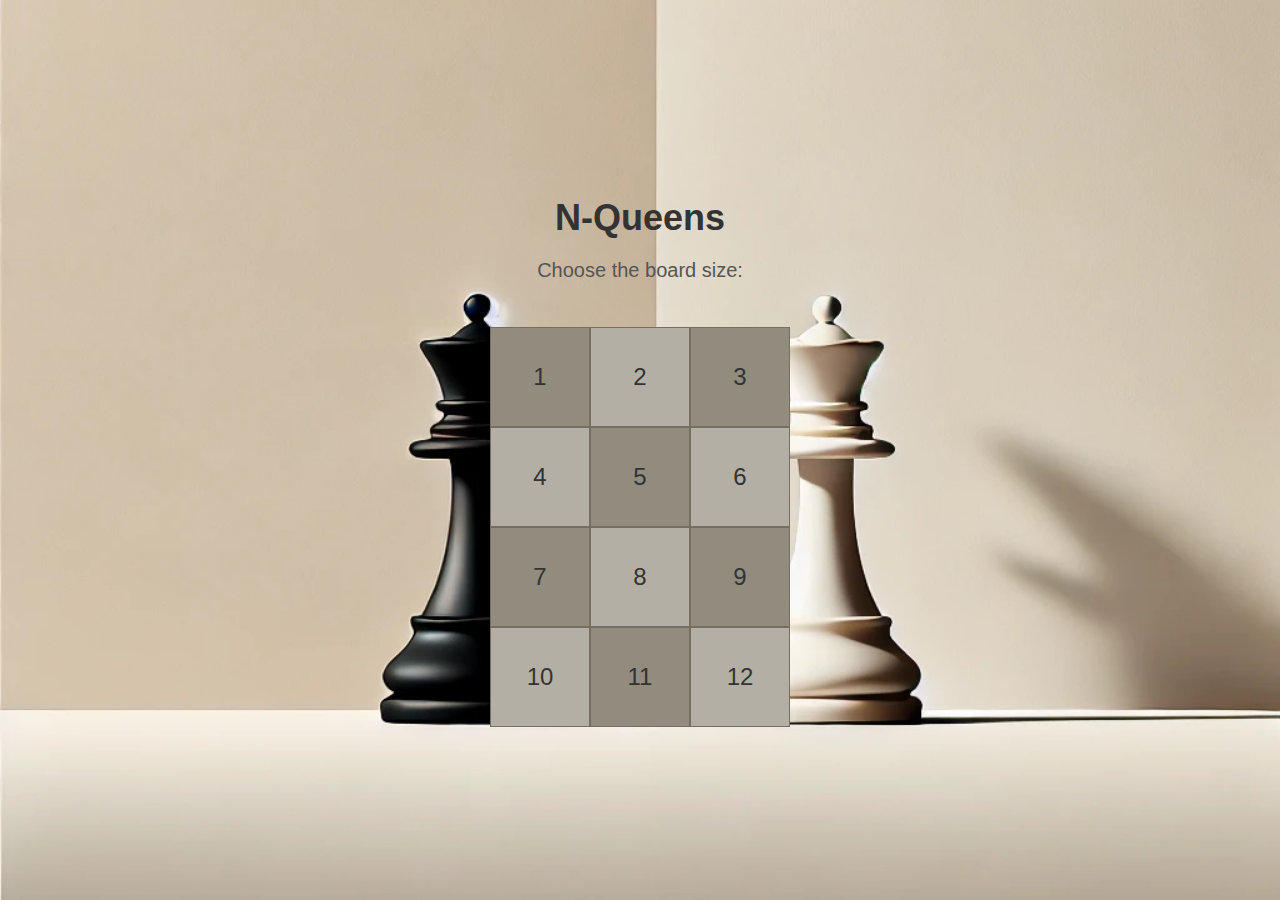
<file: index.html>
<!DOCTYPE html>
<html lang="en">
<head>
    <meta charset="UTF-8">
    <meta name="viewport" content="width=device-width, initial-scale=1.0">
    <link rel="stylesheet" href="./index.css">
    <title>N-Queens</title>
</head>
<body>
    <div class="container">
        <h1>N-Queens</h1>
        <p class="prompt">Choose the board size:</p>
        <div class="chessboard">
            <button type="button" class="odd-tile" data-value="1">1</button>
            <button type="button" class="even-tile" data-value="2">2</button>
            <button type="button" class="odd-tile" data-value="3">3</button>
            <button type="button" class="even-tile" data-value="4">4</button>
            <button type="button" class="odd-tile" data-value="5">5</button>
            <button type="button" class="even-tile" data-value="6">6</button>
            <button type="button" class="odd-tile" data-value="7">7</button>
            <button type="button" class="even-tile" data-value="8">8</button>
            <button type="button" class="odd-tile" data-value="9">9</button>
            <button type="button" class="even-tile" data-value="10">10</button>
            <button type="button" class="odd-tile" data-value="11">11</button>
            <button type="button" class="even-tile" data-value="12">12</button>
        </div>
    </div>
    <script src="index.js" charset="utf-8"></script>
</body>
</html>
</file>
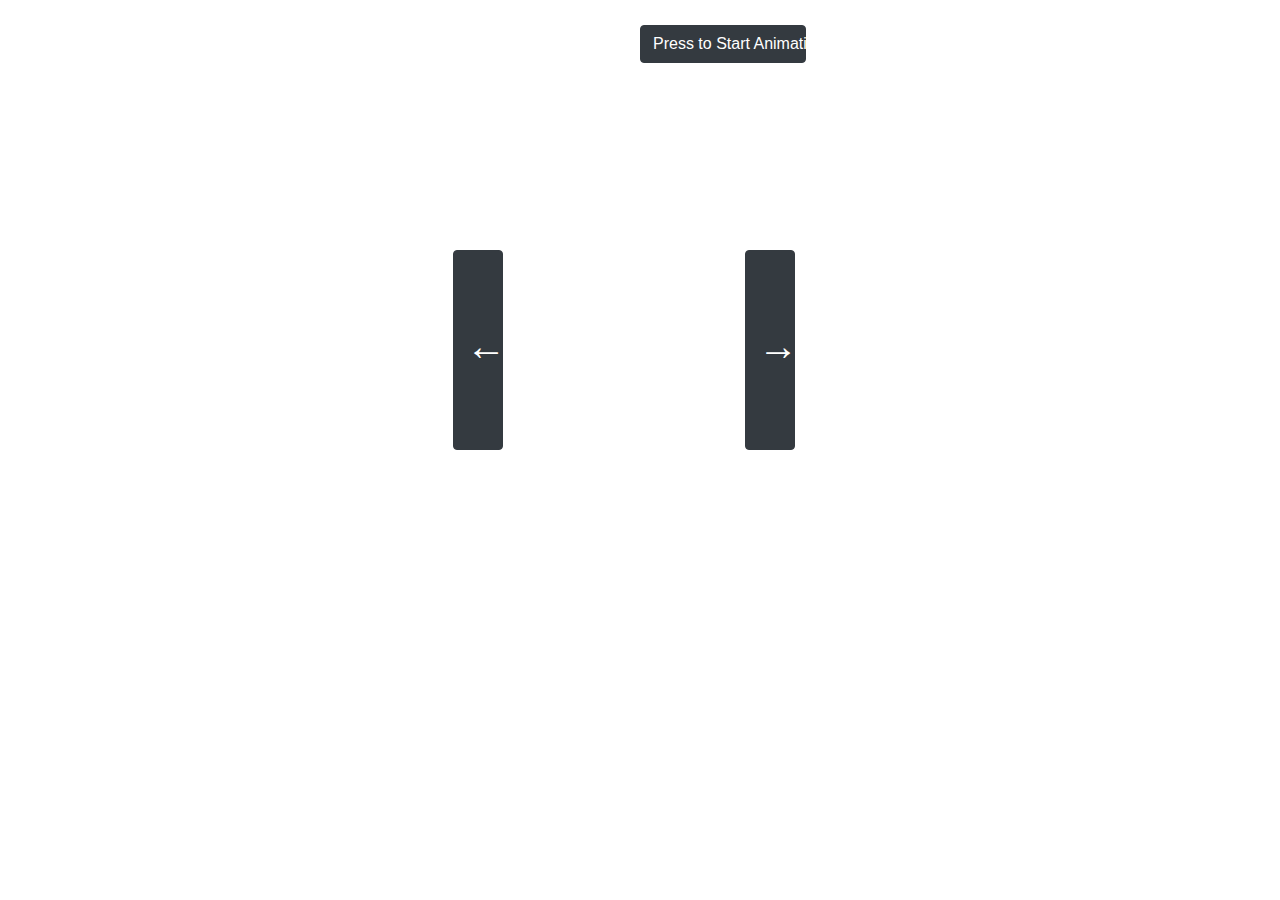
<file: result.html>
<!DOCTYPE html>
<html lang="en">
<head>
    <meta charset="UTF-8">
    <meta name="viewport" content="width=device-width, initial-scale=1.0">
    <link rel="stylesheet" href="styles.css">
    <link rel="stylesheet" href="https://cdn.jsdelivr.net/npm/bootstrap@4.0.0/dist/css/bootstrap.min.css" integrity="sha384-Gn5384xqQ1aoWXA+058RXPxPg6fy4IWvTNh0E263XmFcJlSAwiGgFAW/dAiS6JXm" crossorigin="anonymous"> 
    <title>N-Queens-Result</title>
</head>
<body>
<button type="button" id="animate-button" class="btn btn-dark" onclick="toggleAnimation()">Press to Start Animation</button>


<button type="button" id ="prev-button" class="btn btn-dark" onclick="showPreviousState()"><h1>←</h1></button>
<button type="button" id="next-button" class="btn btn-dark" onclick="showNextState()"><h1>→</h1></button>


</body>
    <script src="result.js" charset="utf-8"></script>
</html>
</file>
<file: index.css>
body {
    font-family: 'Arial', sans-serif;
    background-color: #f9f9f9;
    margin: 0;
    padding: 0;
    display: flex;
    justify-content: center;
    align-items: center;
    height: 100vh;

    background-image: url('./images/background_img.jpg');
    background-size: cover; /* Adjust based on your needs */
    background-position: center;
}


.container {
    text-align: center;
}

h1 {
    font-size: 36px;
    color: #333;
    margin-bottom: 10px;
}

.prompt {
    font-size: 20px;
    color: #555;
    margin-bottom: 20px;
}

.chessboard {
    display: grid;
    grid-template-columns: repeat(3, 100px); /* Create a 3x4 grid for 12 buttons */
    grid-template-rows: repeat(4, 100px);
    justify-content: center;
    margin-top: 5vh; /* Adjust spacing */
}

.even-tile {
    height: 100px;
    background: rgb(180, 175, 165);
    border: 1px solid #766e61;
    font-size: 24px;
    color: #333;
    cursor: pointer;
    display: flex;
    align-items: center;
    justify-content: center;
}

.odd-tile {
    height: 100px;
    background: rgb(145, 140, 125);
    border: 1px solid #766e61;
    font-size: 24px;
    color: #333;
    cursor: pointer;
    display: flex;
    align-items: center;
    justify-content: center;
}

.even-tile:hover,
.odd-tile:hover {
    background-color: #8b8680;
    color: #fff;
}
</file>
<file: styles.css>
.center {
  display: flex;
  justify-content: center;
  align-items: center;
  height: 100vh;
  margin-top: 37.5vh;
  display: flex;
  justify-content: center;
  align-items: center;
}



.even-tile {
  height: 75px;
  background: rgb(180, 175, 165);
}

.odd-tile {
  height: 75px;
  background: rgb(145, 140, 125);
}

#animate-button {
  width: 13%;
  margin-left: 640px;
  margin-top: 25px;
}

#next-button{ 
  position: absolute;
  right:485px;
  top: 250px;
  width: 50px;
  height: 200px;
}

#prev-button {
  position: absolute;
  left:453px;
  top: 250px;
  width: 50px;
  height: 200px;
}
</file>
